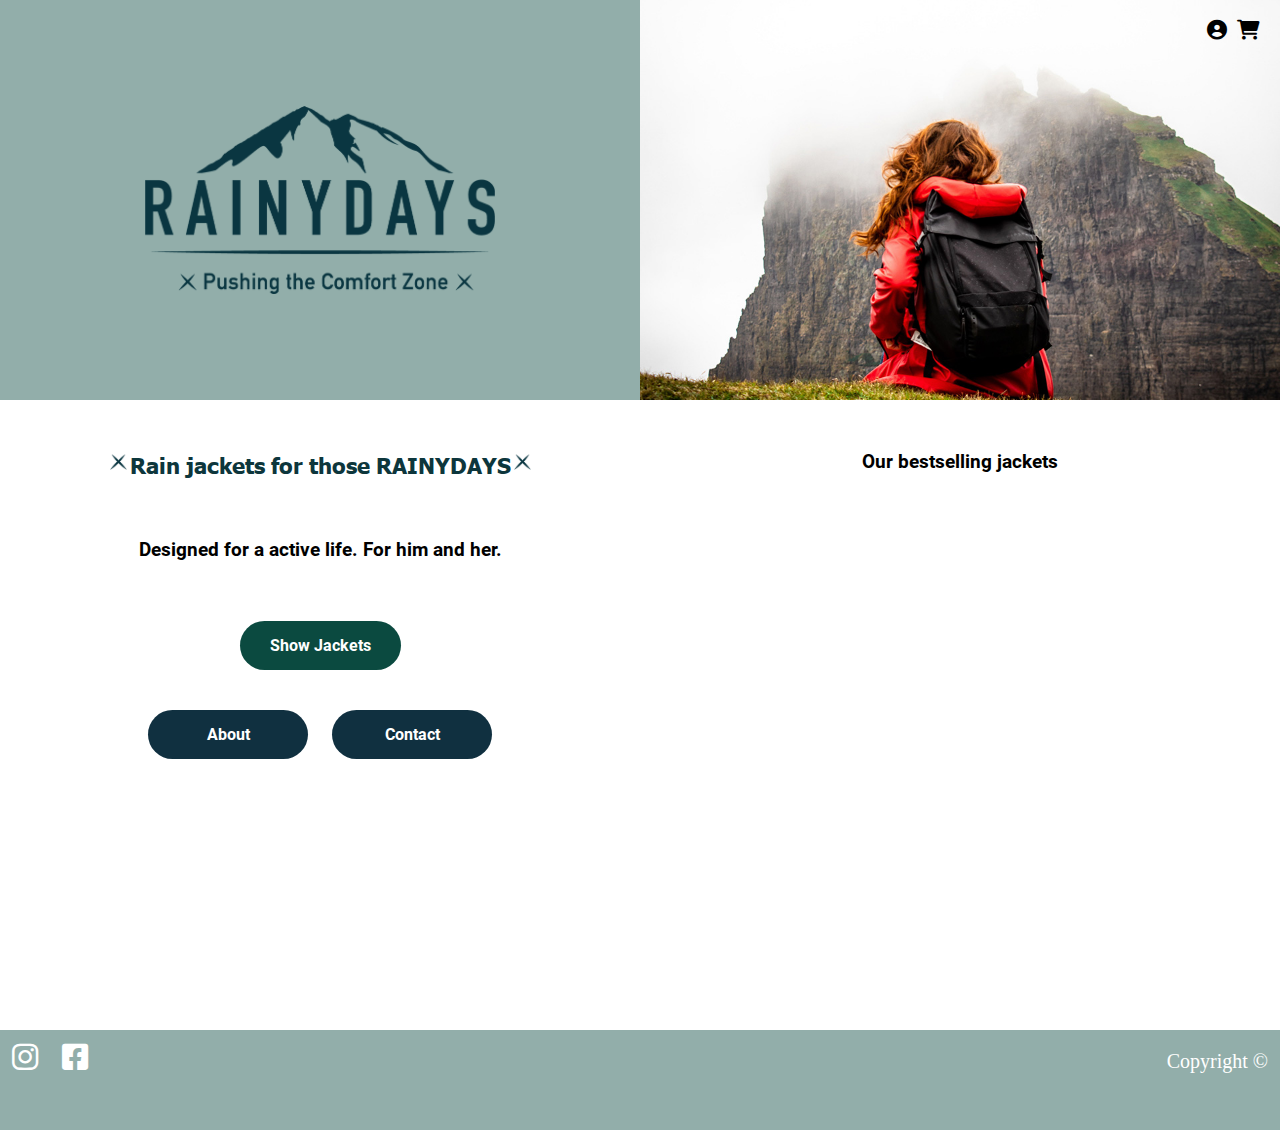
<file: index.html>
<!DOCTYPE html>
<html lang="en">
<head>
    <meta charset="UTF-8">
    <meta name="viewport" content="width=device-width, initial-scale=1.0">
    <meta name="description" content= "Get rain jackets, designed for a active life.">
    <title>Rainydays| Home</title>
   <link href="/css/fontawesome/fontawesome.min.css" rel="stylesheet">
   <link href="/css/style.css" rel="stylesheet" type="text/css">
   <link href="/css/index.css" rel="stylesheet" type="text/css">
   <link href="/css/modals.css" rel="stylesheet" type="text/css">
</head>
<body>
   <header>
        <div class="header_container">
            <nav>
                <div id="mobile_nav">
                    <label for="hamburger-menu"><i class="fa-solid fa-bars"></i></label>
                    <input type="checkbox" id="hamburger-menu">
                    <nav class="hamburger">
                       <ul>
                          <li><a href="jackets.html">Show jackets</a></li>
                          <li><a href="about.html">About</a></li>
                          <li><a href="contact.html">Contact <i class="fa-solid fa-circle-user"></i></a>
                       </ul>
                       <a class="close_btn" type="X" href="/"><i class="fa-solid fa-x icon5"></i></a>
                       <div class="overlay" id="overlay"></div>
                     </nav>
                </div>
                <ul id="desktop_nav">
                    <li><a href="contact.html" title="Contact"><i class="fa-solid fa-circle-user icon1"></i></a></li>
                    <li><a href="cart.html" title="Shopping Cart"><i class="fa-solid fa-cart-shopping icon2"></i></a></li>
                </ul>
            </nav>
            <div id="logo">
               <a href="/" title="Home"><img src="/images/logo.png" alt="Rainy Days Inc."></a>
            </div>
            <img src="/images/woman-mountain-web.jpg" alt="woman looking at the mountain class">
        </div>
   </header>
      <main>
        <div class="main wrapper">
          <div class="flex-row">
            <div class="col-6 col-m-12 text-center p2">
              <h1 class="pre-post-x heading">Rain jackets for those RAINYDAYS</h1>
              <h2> Designed for a active life. For him and her.</h2>
              <div class="mw row mb">
                <a href="jackets.html" class="btn green center" title="Show Jackets">Show Jackets</a>
              </div>
              <div class="row mb hide-mobile">
                <a href="about.html" class="btn blue" title="About">About</a>
                <a href="contact.html" class="btn blue" title="Contact">Contact</a>
              </div>
            </div>
            <div class="col-6 col-m-12">
              <div class="bestselling p2">
                <h2>Our bestselling jackets</h2>
                <div class="product_container">
              </div>
            </div>
          </div>
        </div>
      </main>
      <footer>
        <div class="mw">
          <div class="social col-6">
            <a href="https://www.instagram.com/rainydaydeals/" title="Instagram" class="social_icon"><i
                class="fa-brands fa-instagram icon3"></i></a>
            <a href="https://www.facebook.com/rainydaydeals/" title="Facebook" class="social_icon"><i
                class="fa-brands fa-facebook-square icon4"></i>
            </a>
          </div>
          <div class="col-6">
            <p class="copy">Copyright &copy</p>
          </div>
        </div>
      </footer>
      <div class="product_modals"></div>
      <div id="modal-cart" class="modal-container">
        <div class="modal-content-wrapper success">
          <div class="modal-content">
            <span class="checkmark_icon"></span>
            <h5>Product succsesfully added to shopping cart</h5>
            <div class="actions">
              <a href="jackets.html" class="btn btn3 center" title="Show Jackets">Continue shopping</a>
              <a href="cart.html" class="btn3 btn nomargin">Checkout</a>
            </div>
          </div>
        </div>
      </div>
      <script type="text/javascript" src="js/bestselling.js"></script>
      <script type="text/javascript" src="js/cart.js"></script>
  </body>  
</html>
</file>
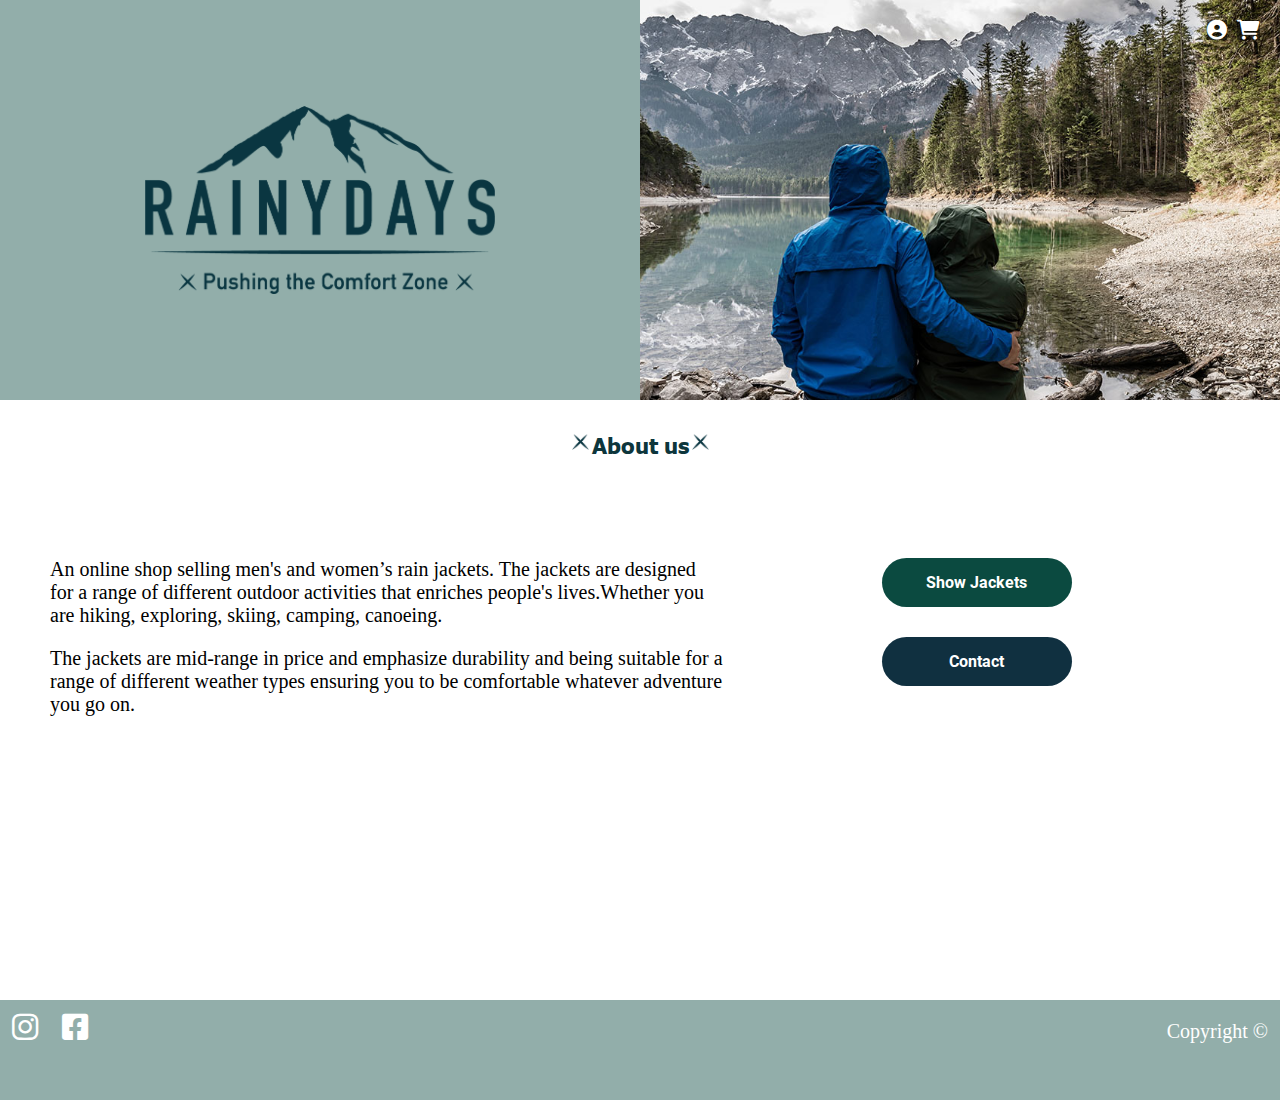
<file: about.html>
<!DOCTYPE html>
<html lang="en">
<head>
    <meta charset="UTF-8">
    <meta name="viewport" content="width=device-width, initial-scale=1.0">
    <meta name="description" content="About Rainydays.">
    <title>Rainydays| About</title>
    <link href="/css/fontawesome/fontawesome.min.css" rel="stylesheet">
    <link href="/css/style.css" rel="stylesheet" type="text/css">
    <link href="css/about.css" rel="stylesheet" type="text/css">
</head>
<body>
    <header>
        <div class="header_container">
            <nav>
                <div id="mobile_nav">
                    <label for="hamburger-menu"><i class="fa-solid fa-bars"></i></label>
                    <input type="checkbox" id="hamburger-menu">
                    <nav class="hamburger">
                        <ul>
                            <li><a href="jackets.html">Show jackets</a></li>
                            <li><a href="about.html">About</a></li>
                            <li><a href="contact.html">Contact <i class="fa-solid fa-circle-user"></i></a>
                        </ul>
                        <a class="close_btn" type="X" href="about.html"><i class="fa-solid fa-x icon5"></i></a>
                        <div class="overlay" id="overlay"></div>
                    </nav>
                </div>
                <ul id="desktop_nav">
                    <li><a href="contact.html" title="Contact"><i class="fa-solid fa-circle-user icon1"></i></a></li>
                    <li><a href="cart.html" title="Shopping Cart"><i class="fa-solid fa-cart-shopping icon2"></i></a>
                    </li>
                </ul>
            </nav>
            <div id="logo">
                <a href="/" title="Home"><img src="/images/logo.png" alt="Rainy Days Inc."></a>
            </div>
            <img src="/images/couple.jpg" alt="image of couple">
        </div>
    </header>
    <main>
         <div class="col-6 col-m-12 text-center p2">
             <h1 class="pre-post-x">About us</h1>
             <div class="flex-container">
                 <div class="flex_1"><p>An online shop selling men's and women’s rain jackets. The jackets are designed for a range of different outdoor
                    activities that enriches people's lives.Whether you are hiking, exploring, skiing, camping, canoeing.</p>
                    <p>The jackets are mid-range in price and emphasize durability and being suitable for a range of different weather types
                    ensuring you to be comfortable whatever adventure you go on.</p></div>
                 <div class="flex_2 mw row mb">
                        <a href="jackets.html" class="btn green center" title="Show Jackets">Show Jackets</a>
                        <a href="contact.html" class="btn blue" title="About">Contact</a>
                </div>
            </div>
         </div>
    </main>
    <footer>
        <div class="mw">
            <div class="social col-6">
                <a href="https://www.instagram.com/rainydaydeals/" title="Instagram" class="social_icon"><i
                        class="fa-brands fa-instagram icon3"></i></a>
                <a href="https://www.facebook.com/rainydaydeals/" title="Facebook" class="social_icon"><i
                        class="fa-brands fa-facebook-square icon4"></i>
                </a>
            </div>
            <div class="col-6">
                <p class="copy">Copyright &copy</p>
            </div>
        </div>
    </footer>
</body>
</html>
</file>
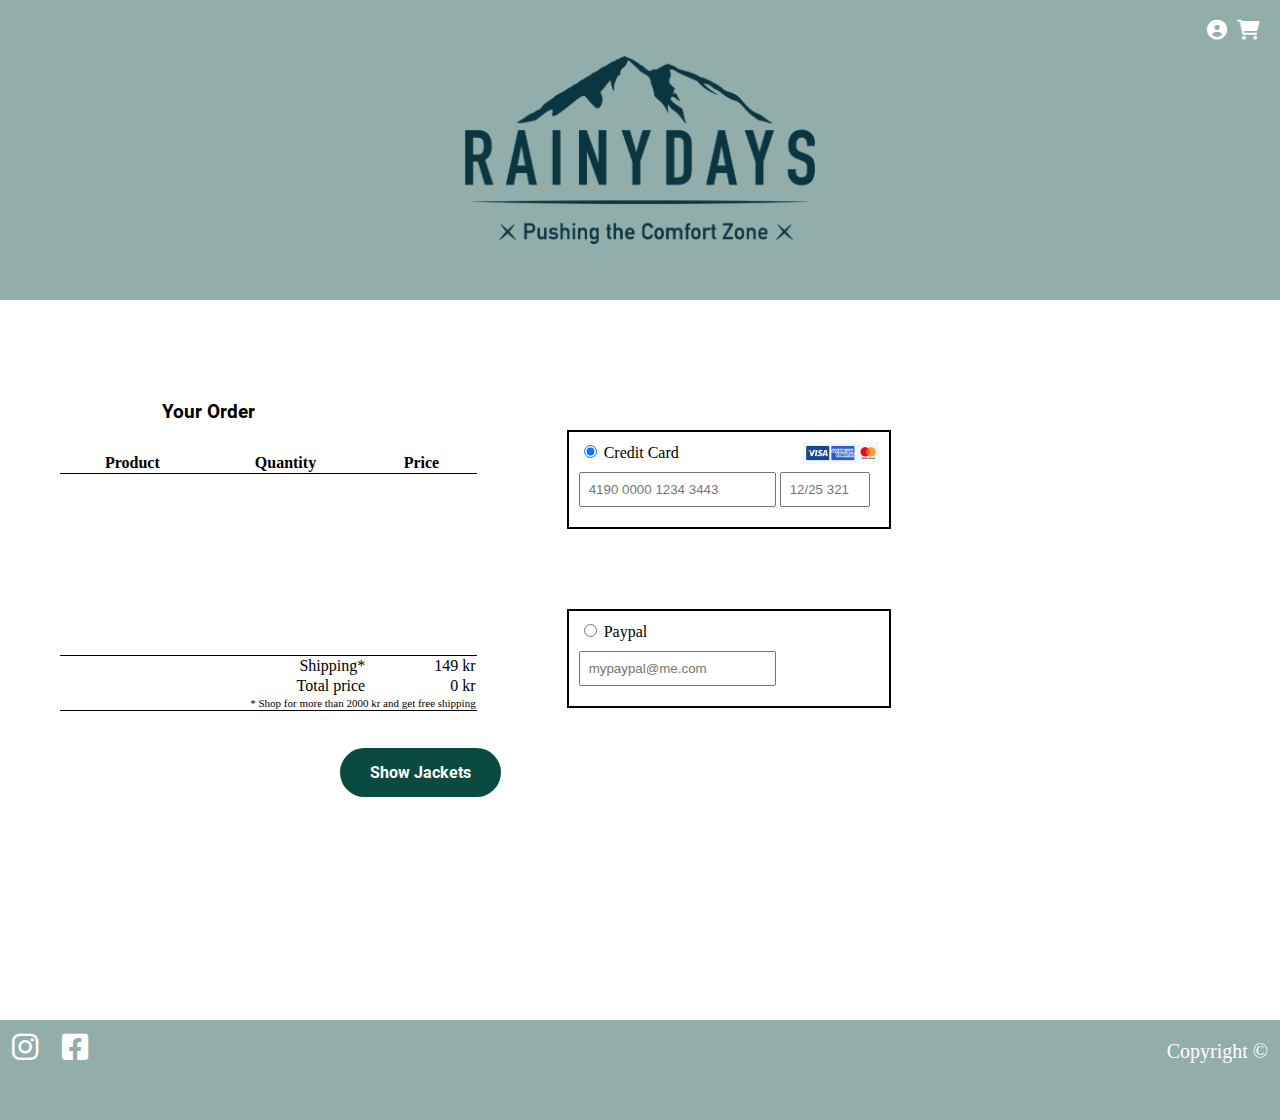
<file: cart.html>
<!DOCTYPE html>
<html lang="en">
<head>
    <meta charset="UTF-8">
    <meta name="viewport" content="width=device-width, initial-scale=1.0">
    <meta name="description" content="Cart page for Rainydays.">
    <title>Rainydays| Cart</title>
    <link href="/css/fontawesome/fontawesome.min.css" rel="stylesheet">
    <link href="/css/style.css" rel="stylesheet" type="text/css">
    <link href="/css/cart.css" rel="stylesheet" type="text/css">
    <link href="/css/modals.css" rel="stylesheet" type="text/css">
</head>
<body>
     <header>
        <div class="header_container">
            <nav>
                <div id="mobile_nav">
                    <label for="hamburger-menu"><i class="fa-solid fa-bars"></i></label>
                    <input type="checkbox" id="hamburger-menu" />
                    <nav class="hamburger">
                        <ul>
                            <li><a href="jackets.html">Show jackets</a></li>
                            <li><a href="about.html">About</a></li>
                            <li><a href="contact.html">Contact <i class="fa-solid fa-circle-user"></i></a>
                        </ul>
                        <a class="close_btn" type="X" href="contact.html"><i class="fa-solid fa-x icon5"></i></a>
                        <div class="overlay" id="overlay"></div>
                    </nav>
                </div>
                <ul id="desktop_nav">
                    <li><a href="contact.html" title="Contact"><i class="fa-solid fa-circle-user icon1"></i></a></li>
                    <li><a href="cart.html" title="Shopping Cart"><i class="fa-solid fa-cart-shopping icon2"></i></a>
                    </li>
                </ul>
            </nav>
            <div id="logo"><a href="index.html" title="Home"><img src="/images/logo.png" alt="Rainy Days Inc."></a></div>
        </div>
     </header>
     <main>
                    <div class="flex-row cart_items">
                        <div class="col-6 ">
                            <h2>Your Order</h2>
                            <table>
                                <thead>
                                    <tr>
                                        <th>Product</th>
                                        <th>Quantity</th>
                                        <th>Price</th>
                                    </tr>
                                </thead>
                                <tbody>
                                    <tr>
                                        <td>
                                            <img class="table-image" src="/images/products/red-jacket-scott.jpg" alt="See Red Jacket Scott">
                                        </td>
                                        <td>
                                            <p>- 1 +</p>
                                        </td>
                                        <td>
                                            1500,00 kr
                                        </td>
                                    </tr>
                                </tbody>
                                <tfoot>
                                    <tr>
                                        <td colspan="2">Shipping*</td>
                                        <td class="shippingfee">00,00 kr</td>
                                    </tr>
                                    <tr>
                                        <td colspan="2">Total price</td>
                                        <td class="sum">1500,00 kr</td>
                                    </tr>
                                    <tr>
                                        <td colspan="3">
                                            <p style="font-size: 11px;margin:0">* Shop for more than 2000 kr and get free shipping</p>
                                        </td>
                                    </tr>
                                </tfoot>
                            </table>
                        </div>
                <div class="col-6 col-m-12 center">
                        <form>
                            <div class="cc-container payment-option">
                                <ul>
                                    <li id="cc-radio">
                                        <label><input type="radio" name="payment_option"  value="cc" checked /> Credit Card</label>
                                    </li>
                                    <li>
                                        <label><input type="text" name="cc-card" id="cc-card" placeholder="4190 0000 1234 3443" />
                                        <input type="cc-exp-cvc" id="cc-exp-cvc" placeholder="12/25 321" /></label>
                                    </li>
                                </ul>
                            </div>
                            <div class="paypal-container payment-option">
                                <ul>
                                    <li>
                                        <label><input type="radio" name="payment_option" value="cc" /> Paypal</label>
                                    </li>
                                    <li>
                                        <input type="text" name="email" placeholder="mypaypal@me.com" />
                                    </li>
                                </ul>
                            </div>
                        </form>
                    </div>
                </div>
            </div>
           <div class="wrapper col-6">
            <a href="#modal-cart" id="checkoutBtn" onclick="emptyCart()" class="btn blue hidden" title="Checkout">Checkout</a>
            <a href="/jackets.html" class="btn green" title="Continue shopping">Show Jackets</a>
           </div>
    </main>
<footer>
    <div class="mw">
        <div class="social col-6">
            <a href="https://www.instagram.com/rainydaydeals/" title="Instagram" class="social_icon"><i
                    class="fa-brands fa-instagram icon3"></i></a>
            <a href="https://www.facebook.com/rainydaydeals/" title="Facebook" class="social_icon"><i
                    class="fa-brands fa-facebook-square icon4"></i></a>
        </div>
        <div class="col-6">
            <p class="copy">Copyright &copy</p>
        </div>
    </div>
</footer>
    <div id="modal-cart" class="modal-container">
        <div class="modal-content-wrapper success">
            <div class="modal-content">
                <span class="checkmark_icon"></span>
                <h1>Thank you for your purchase.</h1>
                <h5>In your mail you will find more detailed information on your order.</h5>
                <div class="actions">
                    <a href="jackets.html" class="btn btn3" title="Show Jackets">Continue shopping</a>
                </div>
            </div>
        </div>
    </div>
    <script type="text/javascript" src="js/cart.js"></script>
</body>
</html>
</file>
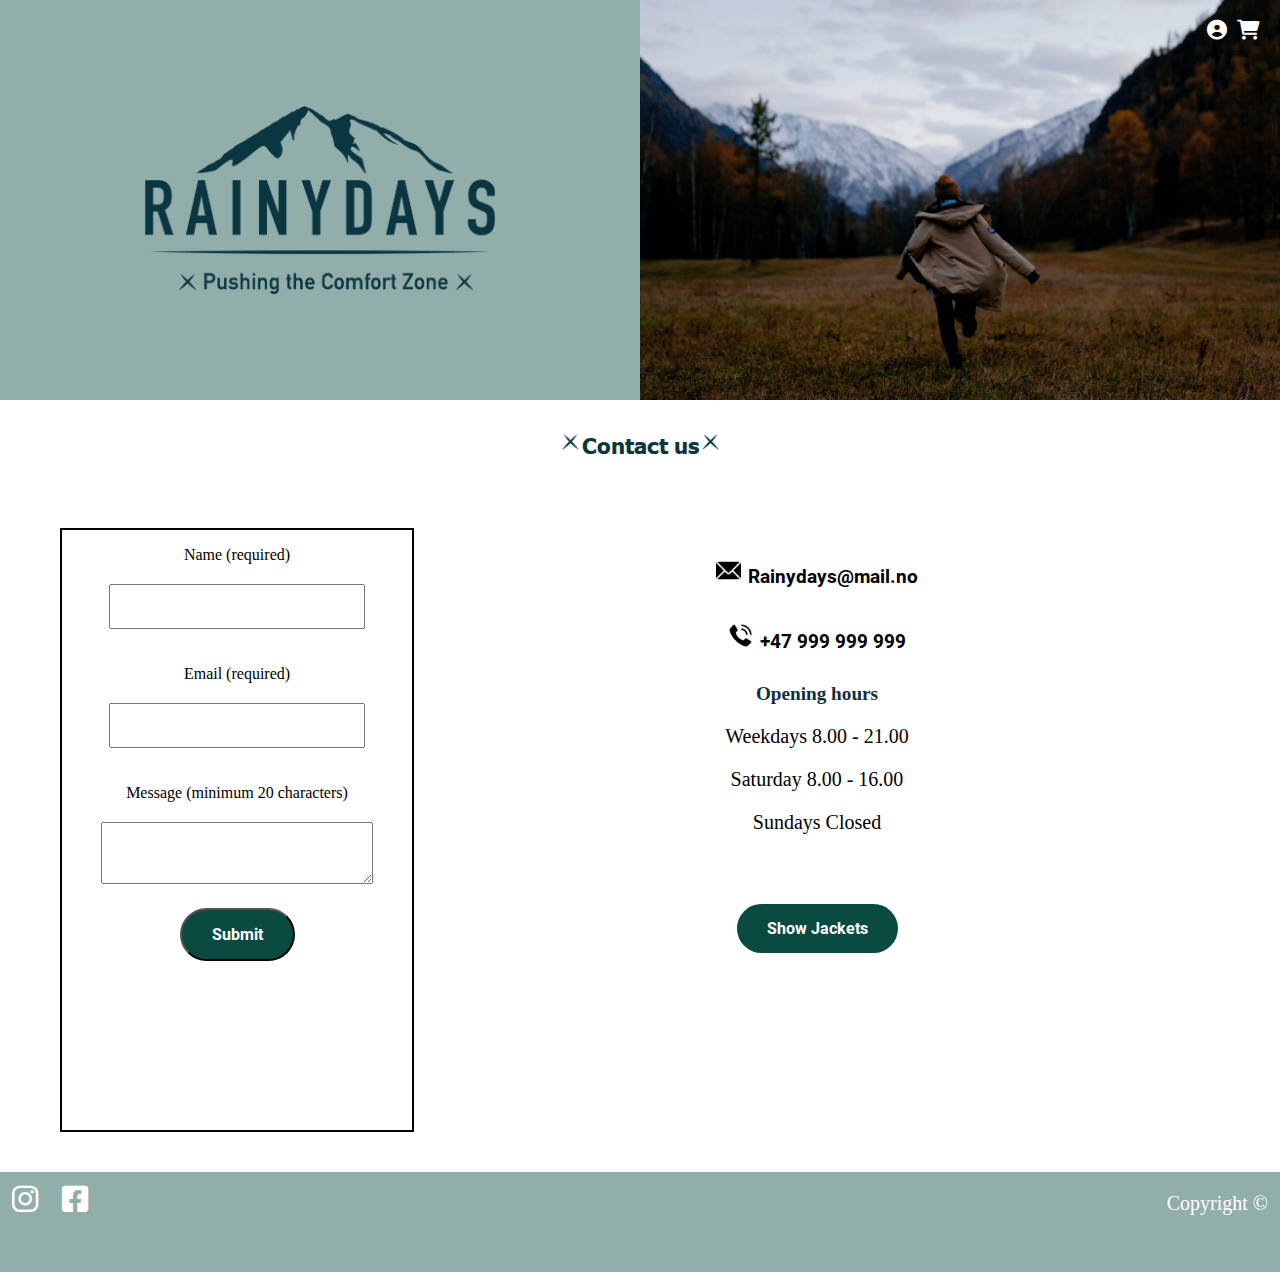
<file: contact.html>
<!DOCTYPE html>
<html lang="en">
<head>
    <meta charset="UTF-8">
    <meta name="viewport" content="width=device-width, initial-scale=1.0">
    <meta name="description" content="Contact Rainydays.">
    <title>Rainydays| Contact</title>
    <link href="/css/fontawesome/fontawesome.min.css" rel="stylesheet">
    <link href="/css/style.css" rel="stylesheet" type="text/css">
    <link href="/css/contact.css" rel="stylesheet" type="text/css">
    <link href="/css/modals.css" rel="stylesheet" type="text/css">
</head>
<body>
    <header>
        <div class="header_container">
            <nav>
                <div id="mobile_nav">
                    <label for="hamburger-menu"><i class="fa-solid fa-bars"></i></label>
                    <input type="checkbox" id="hamburger-menu">
                    <nav class="hamburger">
                        <ul>
                            <li><a href="jackets.html">Show jackets</a></li>
                            <li><a href="about.html">About</a></li>
                            <li><a href="contact.html">Contact <i class="fa-solid fa-circle-user"></i></a>
                        </ul>
                        <a class="close_btn" type="X" href="contact.html"><i class="fa-solid fa-x icon5"></i></a>
                        <div class="overlay" id="overlay"></div>
                    </nav>
                </div>
                <ul id="desktop_nav">
                    <li><a href="contact.html" title="Contact"><i class="fa-solid fa-circle-user icon1"></i></a></li>
                    <li><a href="cart.html" title="Shopping Cart"><i class="fa-solid fa-cart-shopping icon2"></i></a>
                    </li>
                </ul>
            </nav>
            <div id="logo">
                <a href="/" title="Home"><img src="/images/logo.png" alt="Rainy Days Inc."></a>
            </div>
            <img src="/images/pexels-molochkomolochko-10849963.jpg" alt="woman running through field">
        </div>
    </header>
    <main>
        <div class="col-m-12 text-center">
                <h1 class="pre-post-x">Contact us</h1>
         </div>
      <div class="flex">
         <div class="flex_1 text-center">
            <form id="contactForm">
                    <div class="form1">
                        <label>
                            Name (required)
                            <input name="yourName" id="yourName" />
                        </label>
                    <div class="form-error" id="yourNameError">Please enter your first and last name. It must bee at least 5
                            characters</div>
                <div class="form1">
                    <label>
                        Email (required)
                        <input name="email" id="email"></input>
                    </label>
                    <div class="form-error" id="emailError">Please enter a valid email address</div>
                </div>
                <div class="form1">
                    <label>
                        Message (minimum 20 characters)
                        <textarea name="subject" id="subject"></textarea>
                    </label>
                    <div class="form-error" id="subjectError">Your message must be at least 20 characters</div>
                </div>
                <button class="btn green disabled">Submit</button>
                <div id="message"></div>
            </form>
         </div>
         <div class="flex_2">
            <div class="col-m-12 text-center">
                  <h2 class="pre-post-mail">Rainydays@mail.no</h2>
                  <h2 class="pre-post-phone">+47 999 999 999</h2>
                  <h3>Opening hours</h3>
                  <p>Weekdays    8.00 - 21.00</p>
                  <p>Saturday     8.00 - 16.00</p>
                  <p>Sundays     Closed</p>   
                  <a href="/jackets.html" class="btn green green2" title="Show Jackets">Show Jackets</a>
            </div>  
    </div>
    </main>
    <footer>
        <div class="mw">
            <div class="social col-6">
                <a href="https://www.instagram.com/rainydaydeals/" title="Instagram" class="social_icon"><i
                        class="fa-brands fa-instagram icon3"></i></a>
                <a href="https://www.facebook.com/rainydaydeals/" title="Facebook" class="social_icon"><i
                        class="fa-brands fa-facebook-square icon4"></i></a>
            </div>
            <div class="col-6">
                <p class="copy">Copyright &copy</p>
            </div>
        </div>
    </footer>
    </div>
        <script type="text/javascript" src="js/contact.js"></script>
</body>
</html>
</file>
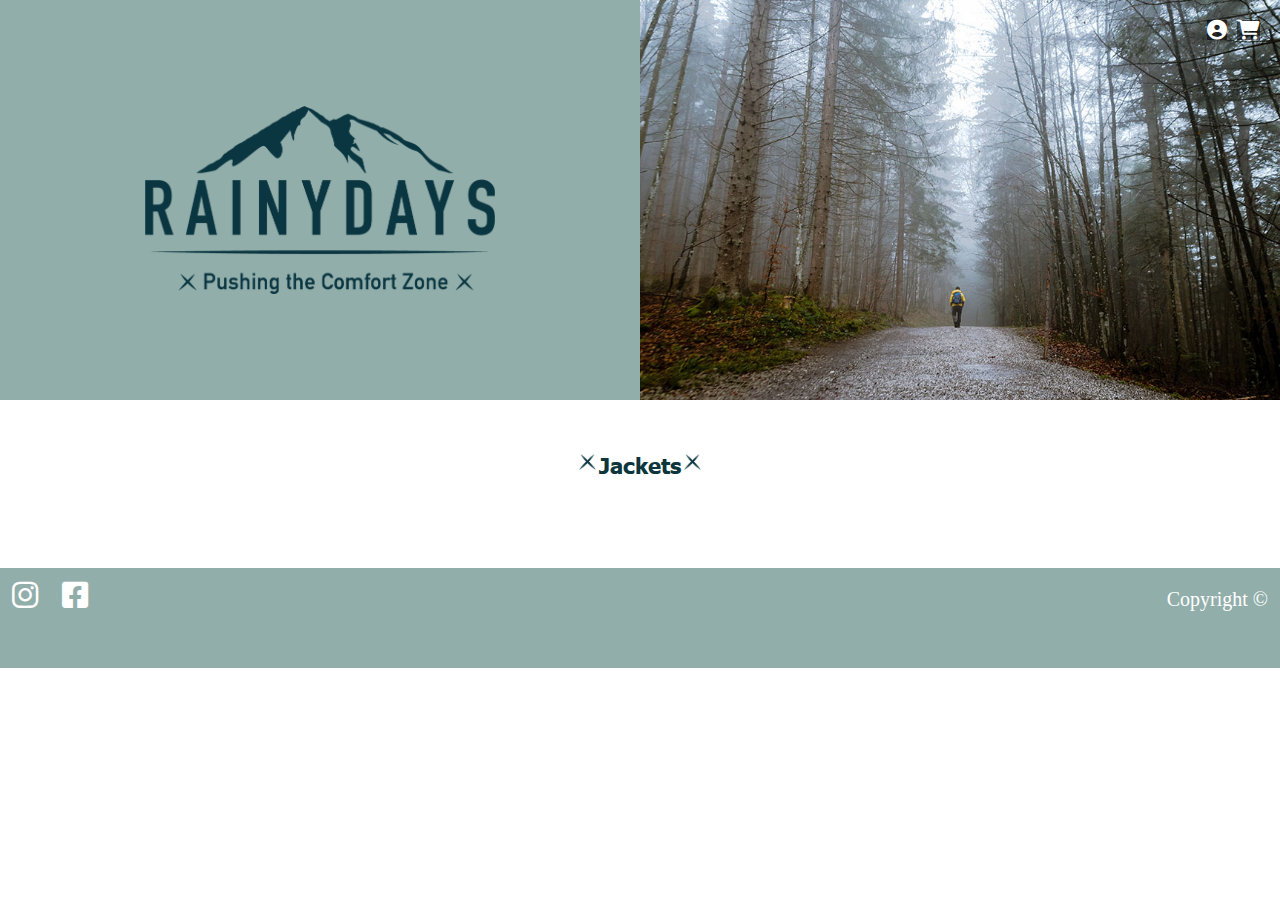
<file: jackets.html>
<!DOCTYPE html>
<html lang="en">
<head>
    <meta charset="UTF-8">
    <meta name="viewport" content="width=device-width, initial-scale=1.0">
    <meta name="description" content="Product page - Jackets.">
    <title>Rainydays| Jackets</title>
    <link href="/css/fontawesome/fontawesome.min.css" rel="stylesheet">
    <link href="/css/style.css" rel="stylesheet" type="text/css">
    <link href="/css/jackets.css" rel="stylesheet" type="text/css">
    <link href="/css/modals.css" rel="stylesheet" type="text/css">
</head>
<body>
    <header>
        <div class="header_container">
            <nav>
                <div id="mobile_nav">
                    <label for="hamburger-menu"><i class="fa-solid fa-bars"></i></label>
                    <input type="checkbox" id="hamburger-menu" />
                    <nav class="hamburger">
                        <ul>
                            <li><a href="#">Show jackets</a></li>
                            <li><a href="about.html">About</a></li>
                            <li><a href="contact.html">Contact <i class="fa-solid fa-circle-user"></i></a>
                        </ul>
                        <a class="close_btn" type="X" href="jackets.html"><i class="fa-solid fa-x icon5"></i></a>
                        <div class="overlay" id="overlay"></div>
                    </nav>
                </div>
                <ul id="desktop_nav">
                    <li><a href="contact.html" title="Contact"><i class="fa-solid fa-circle-user icon1"></i></a></li>
                    <li><a href="cart.html" title="Shopping Cart"><i class="fa-solid fa-cart-shopping icon2"></i></a>
                    </li>
                </ul>
            </nav>
            <div id="logo">
                <a href="/" title="Home"><img src="/images/logo.png" alt="Rainy Days Inc."></a>
            </div>
            <img src="/images/walk in the wood.jpg" alt="man walking in the forrest">
        </div>
    </header>
    <main>
        <div class="main wrapper">
            <div class="flex-row">
                <div class="col-6 col-m-12 text-center p2">
                    <h1 class="pre-post-x">Jackets</h1>
                    <div class="p2">
                        <div class="product_container"></div>
                    </div>
                </div>
            </div>
        </div>
    </main>
    <footer>
        <div class="mw">
            <div class="social col-6">
                <a href="https://www.instagram.com/rainydaydeals/" title="Instagram" class="social_icon"><i
                        class="fa-brands fa-instagram icon3"></i></a>
                <a href="https://www.facebook.com/rainydaydeals/" title="Facebook" class="social_icon"><i
                        class="fa-brands fa-facebook-square icon4"></i>
                </a>
            </div>
            <div class="col-6">
                <p class="copy">Copyright &copy</p>
            </div>
        </div>
    </footer>
    <div class="product_modals"></div>
    <div id="modal-cart" class="modal-container">
        <div class="modal-content-wrapper success">
            <div class="modal-content">
                <span class="checkmark_icon"></span>
                <h5>Product succsesfully added to shopping cart</h5>
                <div class="actions">
                    <a href="jackets.html" class="btn btn3 center" title="Show Jackets">Continue shopping</a>
                    <a href="cart.html" class="btn3 btn nomargin">Checkout</a>
                </div>
            </div>
        </div>
    </div>
    <script type="text/javascript" src="js/cart.js"></script>
    <script type="text/javascript" src="js/jackets.js"></script>
</body>
</html>
</file>
<file: css/style.css>
/*
* Font includes
*/
@font-face {
    font-family: "tahoma bold";
    src: url(../fonts/911Fonts.com_TahomaBold__-_911fonts.com_fonts_cebp.ttf);
}

@font-face {
    font-family: "Roboto medium", sans-serif;
    src: url(../fonts/Roboto-Medium.ttf)
}

@font-face {
    font-family: "Roboto bold";
    src: url(../fonts/Roboto-Bold.ttf);

}


html {
    margin: 0;
    padding: 0;
    min-height: 100%;
    justify-content: baseline;
}


h1 {
    font-family: "tahoma bold";
    font-size: 1.4em;
    color: #0d363c;
    text-align: center;
}

h2 {
    font-family: "Roboto bold";
    font-size: 1.2em;
    color: #000;
    text-align: center;
}

h3 {
    font-family: "Roboto medium";
    font-size: 1.2em;
    color: #103040;
    text-align: center;
}

h4 {
    font-family: "Roboto medium";
    font-size: 1.1em;
    color: #000;
    text-align: center;
}

h5 {
    font-family: "Roboto medium";
    font-size: 1.1em;
    color: rgb(92, 137, 137);
}

p {
    font-family: "Roboto medium";
    font-size: 20px;
    color: #000;
}

img {
    width: 100%;
    margin: 0;
    object-fit: contain;
}

.pre-post-x {
    display: inline-block;
    position: relative;
    padding: 0 20px;
}

.pre-post-x:before {
    display: block;
    content: "";
    background: url(../images/x-symbol.png) no-repeat;
    background-size: auto;
    width: 17px;
    height: 16px;
    background-size: 17px 16px;
    position: absolute;
    left: 0;
    top: 4px;
}

.pre-post-x:after {
    display: block;
    content: "";
    background: url(../images/x-symbol.png) no-repeat;
    background-size: auto;
    width: 17px;
    height: 16px;
    background-size: 17px 16px;
    position: absolute;
    right: 0;
    top: 4px;
}

.wrapper {
    padding-right: 15px; 
    padding-left: 15px; 
    margin-right: auto; 
    margin-left: auto;
}

.mw {
    width: 100%;
    display: flex;
}

.col-6 {
    width: 50%;
}

.flex-row {
    display: flex;
    flex-direction: row;
    justify-content: center;
    grid-row-gap: 0;
    margin-right: -15px;
    margin-left: -15px;
}

.flex-row>div {
    padding-right: 15px;
    padding-left: 15px;
}

.row {
    display: inline-block;
    text-align: center;
}

.center {
    margin: 0 auto;
    float: none;
    clear: both;
}

.text-center {
    text-align: center;
}

.p2 {
    padding: 20px;
}

.mb {
    margin-bottom: 30px;
}

#logo {
    position: relative;
    float: left;
    clear: left;
}

#logo,
header img {
    width: 50%;
    display: block;
    min-height: 400px;
    margin: 0;
}

#logo a {
    text-align: center;
    display: inline-block;
    position: absolute;
    left: 50%;
    top: 50%;
    margin-top: -94px;
    margin-left: -175px;

}

#logo a img {
    width: 350px;
    min-height: auto !important;
    object-fit: contain;
    height: 188px;
    border: #000 2px;
}

header img {
    object-fit: cover;
    float: right;
    clear: right;
    max-height: 400px;
}

.header_container {
    width: 100%;
}

#logo {
    background-color: #0B4A4072;
}

nav {
    position: absolute;
    right: 0;
    top: 0;
    width: 100%;
}

#desktop_nav {
    top: 0;
    width: auto;
    display: flex;
    justify-content: right;
    z-index: 2323;
    list-style: none;
    margin: 0;
    gap: 10px;
    padding: 20px;
    position: absolute;
    right: 0;
}

i {
    font-size: 20px;
    color: #fff;
}

#mobile_nav {
    position: absolute;
    padding: 20px;
    display: none;
    z-index: 1000;
    width: auto;
}

#mobile_nav label {
    cursor: pointer;
}

.hamburger {
    font-family: "Tahoma";
    position: fixed;
    display: none;
    background: #103040;
    top: 0;
    left: 0;
    width: 50%;
    height: 80%;
    padding: 60px 0;
}

.hamburger ul,
.hamburger ul li {
    list-style: none;
    padding: 0;
    margin: 0;
}

.hamburger ul {
    display: grid;
    grid-gap: 20px;
    max-width: 80%;
}

.hamburger ul li a {
    text-decoration: none;
    color: #103040;
    background: #fff;
    padding: 20px;
    display: block;
    position: relative;
}

.hamburger ul li a i {
    position: absolute;
    right: 10px;
    top: 50%;
    margin-top: -15px;
}

.close_btn {
    color: #fff;
    text-decoration: none;
    margin: 0;
    position: absolute;
    top: 10px;
    right: 10px;
}

.close_btn i {
    margin: 0;
    padding: 0;
    font-size: 20px;
}

#hamburger-menu {
    display: none;
    color: #fff;
}

#hamburger-menu:checked~nav {
    display: block;
}

#overlay {
    display: block;
}

.btn {
   
    padding: 15px 30px;
    border-radius: 50px;
    font-family: "Roboto bold";
    font-weight: 90;
    display: inline-block;
    text-align: center;
    max-width: 280px;
    min-width: 100px;
    margin: 0 auto;
    text-decoration: none;
    font-size: 1em;
}
  
.btn.green {
    background-color: #0B4A40;
    color: #fff;
}

.btn.blue {
    color: #fff;
    background-color: #103040;
} 


.bestselling_products {
    align-items: inline center;
    display: flex;
    flex-direction: column;
    justify-content: space-evenly;
}

.bestselling_products a {
    text-decoration: none;

}


.bestselling_products img {
    width: 100%;
    height: 230px;
    object-fit: contain;  
}

.data {
  gap: 50px;
}

.product_container {
    display: flex;
    flex-direction: row;
    justify-content: center;
    /* gap: 40px; */
    text-decoration: none;
   
}

.product_container>div {
    min-width: 200px;
    min-height: 400px;
    margin: 20px;
    border: 1px solid #000;
    padding: 20px;
    text-align: center;
}

.product_container>div * {
    text-align: center;
    text-decoration: none;
}

body {
    margin: 0;
    padding: 0;
    display: flex;
    flex-direction: column;
}

footer {
    background-color: #0B4A4072;
    width: 100%;
    margin-top: auto;
    height: 100px;
    bottom: 0; 
}

.social {
    float: left;
    clear: left;
}

.social_icon {
    text-decoration: none;
    float: left;
    margin: 12px;
}

.social_icon i {
    font-size: 30px;
    color: #fff;
    display: block;
}

.copy {
    float: right;
    display: block;
    /* padding: 20px; */
    color: #fff;
    margin-right: 12px;
}

.hidden {
    display: none;
}


@media (max-width: 930px) {
    #logo {
        width: 100%;
    }

    header img {
        float: none;
        clear: none;
        width: 95%;
        margin: 0 auto;
    }

    nav {
        z-index: 222;
    }

    #desktop_nav a i {
        color: #fff;
    }

    #logo,
    header img {
        min-height: 180px;
    }

    #logo a {
        text-align: center;
        display: inline-block;
        position: absolute;
        left: 50%;
        top: 50%;
        margin-top: -94px;
        margin-left: -115px;

    }

    #logo a img {
        width: 230px;
        min-height: auto !important;
        object-fit: contain;
        height: 188px;
    }

    #mobile_nav {
        position: absolute;
        padding: 20px;
        display: block;
    }

    #mobile_nav i {
        color: #fff;
        z-index: 100;
    }

    .col-m-12 {
        width: auto !important;
    }

    .col-6 {
        flex: 0 0 auto;
        width: 50%;
    }

    .flex-row {
        flex-direction: column !important;
    }

    .hide-mobile {
        display: none !important;
    }

    .container {
        width: auto;
        margin: 0 auto;
    }
}

@media (min-width: 768px) {
    .col-m-12 {
        width: 100%;
    }

    .col-m-6 {
        width: 50%;
    }
}

@media (min-width: 800px) {
    h1 {
        margin: 30px;
    }

     h2 {
         margin: 30px;
    }
    
    .container {
        width: 1080px;
        margin: 0 auto;
    }
}
    
 @media (min-width: 1000px) {
     .col-l-12 {
        width: 100%;
    }
    
    .col-l-6 {
        width: 50%;
    } 
}
</file>
<file: css/index.css>
main {
    min-height: 630px;
}


    /*
* Media queries
*/
@media (min-width: 800px) {

    #desktop_nav i {
        color: #000 !important;
    }

    .green  {
        margin-top: 30px;
    }

    .blue {
        margin:10px;
    } 

}

@media (max-width: 575px) {
    .product_container {
        display: flex;
        flex-direction: column;
    }
}
</file>
<file: css/modals.css>
.modal-container {
    height: 100%;
    width: 100%;
    position: fixed;
    background-color: rgba(0,0,0,0.6);
    z-index: 1;
    top: 0;
    left: 0;
}

.modal-content-wrapper {
    position: absolute;
    width: 750px;
    height: 600px;
    z-index: 2;
    padding: 10px;
    border: 1px solid #000;
    left: 50%;
    top: 50%;
    margin-left: -400px;
    margin-top: -300px;
    background-color: #fff;
    overflow: hidden;
}

.modal-content-wrapper.success {
    background-color: #0c1f28;
    color: #fff;
    width: 400px;
    height: 450px;
    margin-left: -200px;
    margin-top: -225px;
    padding: 20px;
    display: flex;
    justify-content: center;
    gap: 30px;
}

.modal-content-wrapper.success .modal-content {
    display: flex;
    flex-direction: column;
    justify-content: center;
    align-items: center;

}


.modal-content-wrapper.success .actions {
    flex-direction: column;
    position: relative;
    left: inherit;
    top: inherit;
    bottom: inherit;
    margin: 20px auto 0;
    transform: none;
}

.modal-content-wrapper .name,
.modal-content-wrapper .price {
    text-align: left;
    font-size: 20px;
    margin: 15px;
}

.modal-content-wrapper .image {
    width: 43%;
    object-fit: contain;
    margin: 0 auto;
    display: block;;
}

.modal-content-wrapper .actions {
    display: flex;
    flex-direction: row;
    gap: 30px;
    justify-content: center;
    position: absolute;
    left: 50%;
    bottom: 10px;
    transform: translateX(-50%)
}

.model-content {
    position: relative;
}

.modal-close {
    position: absolute;
    top: 20px;
    right: 20px;
    background: url(/images/modalclose.svg) no-repeat;
    background-size: 30px 25px;
    width: 30px;
    height: 25px;
    display: block;
    text-indent: -9999px;
}
.modal-container {
    display: none;
}

.modal-container:target {
    display: block;
}

h1 {
background-color: #fff;
}

h4 {
    text-align: center;
}


.btn3 {
    background-color: #fff;
    color: #103040;
}


.checkmark_icon {
    background: url(/images/checkmark.svg) no-repeat;
    width: 100px;
    height: 100px;
    display: block;
    background-size: 100px 100px;
}

.size {
    margin-bottom: 20px;
}

@media (max-width: 800px) { 
    .modal-content-wrapper {
        width: 450px;
        height: 530px;
        margin-left: -230px;
        margin-top: -230px;
       
    }

    .modal-content-wrapper.success {
        width: 360px;
        margin-left: -200px;
    }
    .modal-content-wrapper .actions {
        flex-direction: column;
        
    }
}

@media (max-width: 600px) {
    .modal-content-wrapper {
            width: 350px;
            height: 500px;
            margin-left: -180px;
    }

         .modal-content-wrapper.success {
             width: 300px;
             height: 450px;
             
         }

}
</file>
<file: css/about.css>
.p2 {
    padding: 0;
}

p {
    text-align: left;
}

main {
    min-height: 600px;
}
/*
* Media queries
*/
@media (min-width: 800px) {

    .flex-container { 
        margin: 50px;
        display: flex;
        flex-direction: row;
        size: 100%;
        }

    .flex_2 {
        display: flex;
        flex-direction: column;
        margin: 20px;
    }
    .col-6 {
        width: 100%;
        }

    .btn {
        min-width: 130px;
        max-width: 150px;
        }

    .green {
        margin-bottom: 30px;
    }


    #desktop_nav i {
        border: 1px;
        background-color: #0000008f;
    }

}

@media (max-width: 800px) {
    .blue {
        display: none;
    }

    .green {
        margin: 50px;
    }

    p {
        margin: 20px;
    }
}
</file>
<file: css/cart.css>
main {
    margin-top: 70px;
    margin-bottom: 50px;
    min-height: 600px;
}

.btn {
    margin: 20px;
}

 #logo {
    width: 100%;
    display: block;
    margin: 0;
    min-height: 300px;
}

.payment-option {
    border: 2px solid black;
    min-width: 300px;
    display: inline-block;
    margin-bottom: 20px;
    margin-top: 60px;
    padding: 10px;
    margin-left: 120px;
}

.payment-option ul, .payment-option ul li {
    list-style: none;
    padding: 0;
    margin: 0;;
}
.payment-option ul li input {
    padding: 8px;
}

.cart-container  {
    display: flex;
    flex-direction: left;
    justify-content: center;
}

.payment-option ul li {
    margin-bottom: 10px;
}

#cc-radio {
    position: relative;
}

#cc-radio:after {
    content: "";
    display: block;
    position: absolute;
    width: 76px;
    height: 22px;
    right: 0;
    top:0;
    background: url(/images/cc.png) no-repeat;
}

#cc-exp-cvc {
    width: 70px;
}

.actions {
  margin-bottom: 50px;
}

.table-image {
    width: 100px;
}

table {
    width: 100%;
    height: 100%;
    min-width: 350px;
    padding-bottom: 100px;  
    margin-left: 60px;
    border-spacing: 0;
}

table tfoot tr td {
    text-align: right;
}

table thead tr th {
    border-bottom: 1px solid #000;
}

table tbody tr td, table tbody tr td p {
    text-align: center;
}

table tfoot tr:first-child td {
    border-top: 1px solid #000;
}

table tfoot tr:last-child td {
    border-bottom: 1px solid #000;
}

@media (max-width: 900px) {

    .payment-option,
    table {
           
            margin: 20px;
            align-items: center;
        }

}

@media (max-width: 750px) {

    form,
    .btn {
        display:flex;
        flex-direction: column;
        justify-content: center;
        margin: 40px;
    }

    form {
        display: flex;
        flex-direction: column;
        align-items: center;
       
        
    }

    .cart-container {
        justify-content: center;
    }

    .payment-option {
        display: flex;
        align-items: center;
        margin-left: 0px;
        max-width: 300px;
    }

    .actions {
        align-items: center;
        margin: 0px;
        margin-bottom: 20px;
    }      

    table {
        min-width: 300px; 
        justify-content: center;
    }
    

    .btn {
        max-width: 120px;
    }

}
</file>
<file: css/contact.css>
h1 {
    text-align: center;
}

form {
    border: 2px solid black;
    max-width: 350px; 
    min-width: 250px;
    height: 600px;
    margin: 40px auto;
}

input,
textarea {
    margin-top: 20px;
    margin-bottom: 20px;
    padding: 10px;
    font-size: 18px;  
}

textarea {
    min-width: 250px;
    width: auto;
}

.form-error {
    display: none;
    color: rgb(122, 14, 14);
    font-size: 1rem;
    margin-top: 2px;
}

label {
    display: block;
    margin-top: 1rem;
}

.message {
    background: rgb(114, 153, 137);
    padding: 1.5rem;
    color: black;
    font-size: 18px;
   font-weight: bold;
    margin-top: 30px;
}

.btn_2 {
   font-size: 1em;
   margin-top: 10px;
   margin-bottom: 10px;
}

.pre-post-mail::before {
    content: "";
    display: inline-block;
    background: url(../images/email.png) no-repeat;
    width: 25px;
    background-size: contain;
    height: 25px;
    margin-right: 7px;
    margin-top: 5px;
}

.pre-post-phone::before {
    content: "";
    display: inline-block;
    background: url(../images/telephone-call.png) no-repeat;
    width: 25px;
    background-size: contain;
    height: 25px;
    margin-right: 7px;
    margin-top: 5px;
}

p {
    text-align: center;
}

.green2 {
    margin: 50px;
    text-align: center;
}

@Media (min-width: 900px) {
    
    .flex_1,
    .flex_2 {
        display: flex;
        flex-direction: row;
        height: 100%;
        justify-content: space-evenly; 
    }

    .form1 {
        flex-direction: column;
    }

    .flex_2 {
        flex-direction: column;
        flex: 2;
        margin-top: 35px;
        margin-right: 60px;
    }
            

    .flex_1 {
        flex: 3;
        margin-left: 60px;
    } 

    #desktop_nav i {
        border: 1px;
        background-color: #0000008f;
    }
    
}

@Media (max-width: 849px) {

    .flex_1,
    .flex_2 {
        display: flex;
        flex-direction: column;
    }
}
</file>
<file: css/jackets.css>
.content {
    background-color: white;
    border: 1px solid black;
    border-radius: 3px;    
}

.close_btn {
    position: block;
    right: 20px;
    color: #000;
}

.jacket_big { 
     width: 50%;
     display: block;
     min-height: 400px;
}




.product_container img {
    margin-bottom: 20px;
    height: 230px;
}



@media (min-width: 960px) {

    .product_container {
      display: grid;
      grid-template-columns: repeat(3, 250px); 
      gap: 55px;
    }

    .product_container>div {   
       width: 90% ;
    }

    /* .content {
        width: 700px;
        height: 700px;
    } */

    #desktop_nav i {
        border: 1px;
        background-color: #0000008f;
    }      
}

@media (max-width: 960px) {

    .product_container {
            display: grid;
            grid-template-columns: repeat(2, 250px);
            gap:30px;
        }

    .product_container>div {
            width: 80%;
    }

    .content {
             width: 400px;
             height: 400px;
    }
}

@media (max-width: 500px) {

    .product_container {
            display: grid;
            grid-template-columns: repeat(1, 230px);
            gap: 30px;
        }
}
</file>
